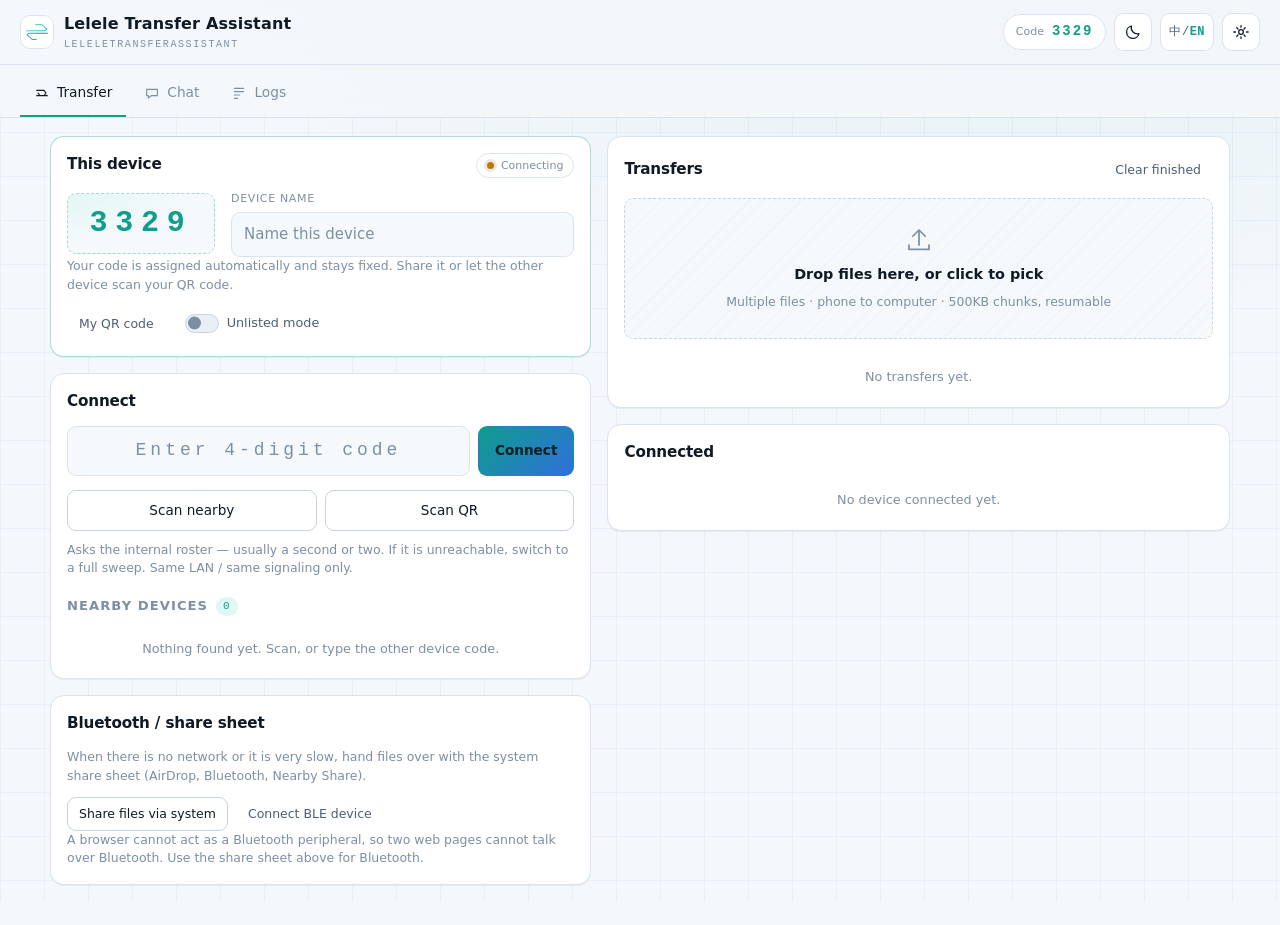
<file: index.html>
<!DOCTYPE html>
<html lang="zh-Hans">
<head>
<meta charset="utf-8">
<meta name="viewport" content="width=device-width, initial-scale=1">
<title>了了了传输助手 · LeleleTransferAssistant</title>
<meta name="description" content="近距离点对点文件传输与聊天工具，无需账号，优先离线。">
<meta name="color-scheme" content="light dark">
<script>
/* 仅用于避免主题闪烁：在首帧前把已保存的外观写进 meta */
try {
  var cs = localStorage.getItem('lta.theme');
  document.querySelector('meta[name="color-scheme"]').content =
    (cs === 'light' || cs === 'dark') ? cs : 'light dark';
} catch (e) {}
</script>
<link rel="manifest" href="manifest.webmanifest">
<link rel="icon" href="favicon.svg" type="image/svg+xml">
<link rel="apple-touch-icon" href="assets/icons/apple-touch-icon-180.png">
<meta name="theme-color" content="#0B1220" media="(prefers-color-scheme: dark)">
<meta name="theme-color" content="#F7F9FC" media="(prefers-color-scheme: light)">
<link rel="stylesheet" href="assets/css/app.css">
</head>
<body>

<a class="skip-link" href="#main" data-i18n="a11y.skip">跳到主要内容</a>

<header class="app-header">
  <div class="brand">
    <img class="brand-mark" src="assets/icons/icon-192.png" alt="" width="34" height="34" decoding="async">
    <div class="brand-text">
      <h1 class="brand-name" data-i18n="brand.name">了了了传输助手</h1>
      <p class="brand-en">LeleleTransferAssistant</p>
    </div>
  </div>

  <div class="header-actions">
    <button type="button" class="chip" id="btn-mycode" title="点击查看二维码">
      <span class="chip-label" data-i18n="device.codeLabel">设备码</span>
      <span class="chip-value" id="hd-code">----</span>
    </button>
    <button type="button" class="icon-btn" id="btn-theme" aria-label="切换深色 / 浅色外观">
      <svg class="ico ico-sun" viewBox="0 0 24 24" aria-hidden="true"><circle cx="12" cy="12" r="4.2"/><path d="M12 2.6v2.4M12 19v2.4M2.6 12H5M19 12h2.4M5 5l1.7 1.7M17.3 17.3l1.7 1.7M19 5l-1.7 1.7M6.7 17.3L5 19"/></svg>
      <svg class="ico ico-moon" viewBox="0 0 24 24" aria-hidden="true"><path d="M20 14.2A8.4 8.4 0 0 1 9.8 4a8.4 8.4 0 1 0 10.2 10.2Z"/></svg>
    </button>
    <button type="button" class="icon-btn" id="btn-lang" aria-label="切换语言 / Switch language">
      <span class="lang-mark">中/<em>EN</em></span>
    </button>
    <button type="button" class="icon-btn" id="btn-settings" aria-label="打开设置">
      <svg class="ico" viewBox="0 0 24 24" aria-hidden="true"><circle cx="12" cy="12" r="3.1"/><path d="M12 3.4v2.2M12 18.4v2.2M4.6 12H2.4M21.6 12h-2.2M6.4 6.4l1.6 1.6M16 16l1.6 1.6M17.6 6.4l-1.6 1.6M8 16l-1.6 1.6"/></svg>
    </button>
  </div>
</header>

<nav class="tabbar" role="tablist" aria-label="主要功能">
  <button type="button" class="tab is-active" role="tab" id="tab-transfer" aria-selected="true" aria-controls="panel-transfer" data-panel="transfer">
    <svg class="ico" viewBox="0 0 24 24" aria-hidden="true"><path d="M4 8h11l3 4-3 4H4M20 16H9l-3-4"/></svg>
    <span data-i18n="nav.transfer">文件传输</span>
  </button>
  <button type="button" class="tab" role="tab" id="tab-chat" aria-selected="false" aria-controls="panel-chat" data-panel="chat">
    <svg class="ico" viewBox="0 0 24 24" aria-hidden="true"><path d="M4 6.5h16v9.5h-9l-4.5 3.5v-3.5H4z"/></svg>
    <span data-i18n="nav.chat">聊天</span>
  </button>
  <button type="button" class="tab" role="tab" id="tab-log" aria-selected="false" aria-controls="panel-log" data-panel="log">
    <svg class="ico" viewBox="0 0 24 24" aria-hidden="true"><path d="M5 5h14M5 10h14M5 15h8M5 20h5"/></svg>
    <span data-i18n="nav.log">运行日志</span>
  </button>
</nav>

<main id="main" class="app-main">

  <!-- ================= 文件传输 ================= -->
  <section class="panel is-active" id="panel-transfer" role="tabpanel" aria-labelledby="tab-transfer">
    <div class="layout-split">

      <div class="col">
        <!-- 我的设备 -->
        <article class="card card-device">
          <header class="card-head">
            <h2 data-i18n="device.title">我的设备</h2>
            <span class="status-dot" id="my-status" data-state="connecting"><i></i><span data-i18n="device.statusConnecting">正在建立</span></span>
          </header>

          <div class="device-code-row">
            <button type="button" class="device-code" id="btn-code-qr" aria-describedby="code-hint">
              <span id="my-code">----</span>
            </button>
            <div class="device-meta">
              <label class="field-label" for="in-name" data-i18n="device.nameLabel">设备名称</label>
              <input type="text" id="in-name" maxlength="18" class="text-input" data-i18n-ph="device.namePlaceholder" placeholder="给这台设备起个名字">
            </div>
          </div>

          <p class="hint" id="code-hint" data-i18n="device.codeHint">把这 4 位码告诉对方，或让对方扫二维码即可连接。</p>

          <div class="row-actions">
            <button type="button" class="btn btn-ghost btn-sm" id="btn-qr-self" data-i18n="device.showQr">我的二维码</button>
            <button type="button" class="switch" id="sw-hidden" role="switch" aria-checked="false">
              <i class="track"><b class="knob"></b></i>
              <span data-i18n="device.hidden">不可查找模式</span>
            </button>
          </div>
          <p class="hint hint-warn" id="hidden-hint" hidden data-i18n="device.hiddenHint">开启后，别人扫描附近设备不会发现你；但知道你 4 位码的人手动输入仍能连上。</p>
        </article>

        <!-- 连接设备 -->
        <article class="card">
          <header class="card-head">
            <h2 data-i18n="connect.title">连接设备</h2>
          </header>
          <form class="connect-form" id="form-connect" autocomplete="off">
            <input type="text" id="in-code" class="code-input" inputmode="numeric" maxlength="7"
                   aria-label="设备码" data-i18n-ph="connect.inputPlaceholder" placeholder="输入 4 位设备码">
            <button type="submit" class="btn btn-primary" data-i18n="connect.btn">连接</button>
          </form>
          <div class="scan-block">
            <div class="scan-actions">
              <button type="button" class="btn btn-outline" id="btn-scan" data-i18n="connect.scanBtn">查找附近设备</button>
              <button type="button" class="btn btn-outline" id="btn-scanqr" data-i18n="connect.scanQr">扫码连接</button>
            </div>
            <div class="scan-meter" id="scan-meter" hidden>
              <div class="bar"><i id="scan-bar"></i></div>
              <div class="scan-line">
                <span id="scan-text">扫描中 0%</span>
                <button type="button" class="btn btn-ghost btn-sm" id="btn-scan-stop" data-i18n="connect.stop">停止</button>
              </div>
            </div>
            <p class="hint" data-i18n="connect.scanHint">扫描会依次探测 0000–9999，发现设备立即显示，可随时停止。仅同一局域网 / 同一信令下有效。</p>
          </div>

          <h3 class="sub-title"><span data-i18n="connect.nearby">附近设备</span> <span class="counter" id="found-count">0</span></h3>
          <ul class="device-list" id="found-list"></ul>
          <p class="empty-line" id="found-empty" data-i18n="connect.empty">还没有发现设备。先扫描，或直接输入对方的 4 位码。</p>
        </article>

        <!-- 蓝牙 -->
        <article class="card">
          <header class="card-head">
            <h2 data-i18n="bt.title">蓝牙 / 系统分享</h2>
          </header>
          <p class="hint" data-i18n="bt.hint">没网或网速很差时，用系统分享把文件发给对方（AirDrop、蓝牙、附近分享都在这里）。</p>
          <div class="row-actions">
            <button type="button" class="btn btn-outline btn-sm" id="btn-share-files" data-i18n="bt.share">系统分享发送文件</button>
            <button type="button" class="btn btn-ghost btn-sm" id="btn-gatt" data-i18n="bt.gatt">连接 BLE 设备</button>
          </div>
          <p class="hint" data-i18n="bt.gattHint">浏览器无法自己当蓝牙外设，所以网页之间不能直连蓝牙。要走蓝牙请用上面的系统分享。</p>
        </article>
      </div>

      <div class="col">
        <article class="card card-queue">
          <header class="card-head">
            <h2 data-i18n="transfer.title">传输队列</h2>
            <div class="head-tools">
              <button type="button" class="btn btn-ghost btn-sm" id="btn-clear-finished" data-i18n="transfer.clearFinished">清除已完成</button>
            </div>
          </header>

          <div class="dropzone" id="dropzone" tabindex="0" role="button" aria-describedby="drop-hint">
            <svg class="ico ico-lg" viewBox="0 0 24 24" aria-hidden="true"><path d="M12 16V4m0 0-5 5m5-5 5 5M4 16v3.5h16V16"/></svg>
            <p class="drop-main" data-i18n="transfer.drop">拖文件到这里，或点击选择文件</p>
            <p class="hint" id="drop-hint" data-i18n="transfer.dropHint">支持多文件同时传 · 电脑与手机互通 · 单块 500KB 可断点续传</p>
            <input type="file" id="file-input" multiple class="visually-hidden">
          </div>

          <ul class="transfer-list" id="transfer-list"></ul>
          <p class="empty-line" id="transfer-empty" data-i18n="transfer.empty">暂无传输任务。</p>

          <p class="notice notice-warn" id="transfer-notice" hidden>
            <svg class="ico" viewBox="0 0 24 24" aria-hidden="true"><path d="M12 8v5M12 16.5v.5M12 3 2.5 20h19z"/></svg>
            <span data-i18n="transfer.keepOpen">传输过程中请不要关闭页面，未完成的文件会丢失。</span>
          </p>
        </article>

        <article class="card">
          <header class="card-head">
            <h2 data-i18n="peers.title">已连接</h2>
          </header>
          <ul class="peer-list" id="peer-list"></ul>
          <p class="empty-line" id="peer-empty" data-i18n="peers.empty">还没有连接任何设备。</p>
        </article>
      </div>
    </div>
  </section>

  <!-- ================= 聊天 ================= -->
  <section class="panel" id="panel-chat" role="tabpanel" aria-labelledby="tab-chat" hidden>
    <div class="chat-layout">
      <aside class="chat-side">
        <div class="chat-side-head">
          <h2 data-i18n="chat.title">聊天</h2>
          <button type="button" class="icon-btn" id="btn-new-group" aria-label="新建 / 加入群聊">
            <svg class="ico" viewBox="0 0 24 24" aria-hidden="true"><path d="M12 5v14M5 12h14"/></svg>
          </button>
        </div>
        <ul class="conv-list" id="conv-list"></ul>
        <p class="empty-line" id="conv-empty" data-i18n="chat.noConvList">先连接设备，或创建一个群聊。</p>
      </aside>

      <section class="chat-main">
        <header class="chat-main-head">
          <div>
            <h2 id="chat-title" data-i18n="chat.noConv">选择一个会话</h2>
            <p class="chat-sub" id="chat-sub"></p>
          </div>
          <div class="head-tools">
            <button type="button" class="btn btn-ghost btn-sm" id="btn-chat-members" data-i18n="chat.members">成员</button>
            <button type="button" class="btn btn-ghost btn-sm" id="btn-chat-qr" data-i18n="chat.qr">群二维码</button>
          </div>
        </header>

        <div class="chat-members" id="chat-members" hidden></div>

        <div class="msg-scroll" id="msg-scroll">
          <div class="chat-empty" id="chat-empty">
            <p data-i18n="chat.noConvHint">连接一台设备，或在右上角创建 / 加入群聊，就能开始发消息、传文件和录音。</p>
          </div>
          <ul class="msg-list" id="msg-list"></ul>
        </div>

        <div class="recorder-bar" id="recorder-bar" hidden>
          <span class="rec-dot" aria-hidden="true"></span>
          <span id="rec-time">0.0s / 60s</span>
          <div class="bar bar-thin"><i id="rec-bar"></i></div>
          <button type="button" class="btn btn-primary btn-sm" id="btn-rec-stop" data-i18n="chat.stopRecord">停止并发送</button>
        </div>

        <form class="composer" id="form-chat" autocomplete="off">
          <button type="button" class="icon-btn" id="btn-attach" aria-label="发送文件">
            <svg class="ico" viewBox="0 0 24 24" aria-hidden="true"><path d="M15.5 7.5 8 15a3 3 0 0 0 4.2 4.2l7.6-7.6a5 5 0 0 0-7-7l-7.6 7.6a7 7 0 0 0 10 10l6.4-6.4"/></svg>
          </button>
          <button type="button" class="icon-btn" id="btn-record" aria-label="录一段语音（最长 60 秒）">
            <svg class="ico" viewBox="0 0 24 24" aria-hidden="true"><rect x="9" y="3" width="6" height="11" rx="3"/><path d="M5 11a7 7 0 0 0 14 0M12 18v3"/></svg>
          </button>
          <input type="text" id="in-msg" class="text-input" data-i18n-ph="chat.inputPlaceholder" placeholder="说点什么…" maxlength="4000">
          <button type="submit" class="btn btn-primary" data-i18n="chat.send">发送</button>
          <input type="file" id="chat-file-input" multiple class="visually-hidden">
        </form>
      </section>
    </div>
  </section>

  <!-- ================= 日志 ================= -->
  <section class="panel" id="panel-log" role="tabpanel" aria-labelledby="tab-log" hidden>
    <article class="card">
      <header class="card-head">
        <h2 data-i18n="log.title">运行日志</h2>
        <div class="head-tools">
          <button type="button" class="btn btn-ghost btn-sm" id="btn-log-clear" data-i18n="log.clear">清空</button>
        </div>
      </header>
      <p class="hint" data-i18n="log.hint">这里记录发生了什么。看不懂没关系，出问题时把这行文字发给对方即可。</p>
      <ul class="log-list" id="log-list"></ul>
      <p class="empty-line" id="log-empty" data-i18n="log.empty">暂无日志。</p>
    </article>
  </section>
</main>

<!-- ============ 对话框 ============ -->
<dialog id="dlg-scanqr" aria-labelledby="dsq-title">
  <form method="dialog" class="dialog-card">
    <header class="dialog-head">
      <h2 id="dsq-title" data-i18n="scanQr.title">扫码连接</h2>
      <button class="icon-btn" value="cancel" aria-label="关闭" data-i18n-label="common.close">
        <svg class="ico" viewBox="0 0 24 24" aria-hidden="true"><path d="M6 6l12 12M18 6l-12 12"/></svg>
      </button>
    </header>
    <div class="dialog-body">
      <div class="scanqr-stage">
        <video id="scanqr-video" playsinline muted autoplay></video>
        <div class="scanqr-frame" aria-hidden="true"></div>
      </div>
      <p class="hint" id="scanqr-hint" data-i18n="scanQr.hint">把对方的二维码放进框里，识别后会自动填入设备码。</p>
    </div>
    <footer class="dialog-foot">
      <button class="btn btn-ghost" value="cancel" data-i18n="common.cancel">取消</button>
    </footer>
  </form>
</dialog>

<dialog id="dlg-qr" aria-labelledby="qr-title">
  <h2 id="qr-title" data-i18n="qr.title">扫码连接</h2>
  <div class="qr-wrap"><div id="qr-box" class="qr-box"></div></div>
  <p class="qr-code-line" id="qr-code-line"></p>
  <p class="hint" id="qr-sub"></p>
  <form method="dialog" class="dialog-actions">
    <button class="btn btn-ghost" value="close" data-i18n="common.close">关闭</button>
  </form>
</dialog>

<dialog id="dlg-connect" aria-labelledby="dc-title">
  <h2 id="dc-title" data-i18n="incoming.title">有设备请求连接</h2>
  <p class="dialog-body" id="dc-body"></p>
  <form method="dialog" class="dialog-actions">
    <button class="btn btn-ghost" value="reject" data-i18n="incoming.reject">拒绝</button>
    <button class="btn btn-primary" value="accept" autofocus data-i18n="incoming.accept">允许连接</button>
  </form>
</dialog>

<dialog id="dlg-file" aria-labelledby="df-title">
  <h2 id="df-title" data-i18n="incomingFile.title">对方要发文件给你</h2>
  <p class="dialog-body" id="df-body"></p>
  <form method="dialog" class="dialog-actions">
    <button class="btn btn-ghost" value="reject" data-i18n="incoming.reject">拒绝</button>
    <button class="btn btn-primary" value="accept" autofocus data-i18n="incomingFile.accept">接收</button>
  </form>
</dialog>

<dialog id="dlg-group" aria-labelledby="dg-title">
  <h2 id="dg-title" data-i18n="group.title">群聊</h2>
  <p class="hint" data-i18n="group.hint">群号与设备码是两套号码。任何成员都能当节点，一个人掉线其他人还能继续聊。</p>
  <form id="form-group" class="group-form" autocomplete="off">
    <label class="field-label" for="in-group-code" data-i18n="group.codeLabel">群号（4 位数字）</label>
    <input type="text" id="in-group-code" class="code-input" inputmode="numeric" maxlength="4" data-i18n-ph="group.codePlaceholder" placeholder="例如 2048">
    <label class="field-label" for="in-group-name" data-i18n="group.nameLabel">群名称</label>
    <input type="text" id="in-group-name" class="text-input" maxlength="24" data-i18n-ph="group.namePlaceholder" placeholder="例如 客厅局域网">
    <div class="dialog-actions">
      <button type="button" class="btn btn-ghost" id="btn-group-cancel" data-i18n="common.close">关闭</button>
      <button type="submit" class="btn btn-primary" value="join" data-i18n="group.join">加入</button>
    </div>
    <p class="hint hint-warn" id="group-error" hidden></p>
  </form>
</dialog>

<dialog id="dlg-settings" aria-labelledby="ds-title">
  <h2 id="ds-title" data-i18n="settings.title">设置</h2>
  <div class="settings-body">
    <section class="settings-group">
      <h3 data-i18n="settings.appearance">外观与语言</h3>
      <div class="settings-row">
        <span class="settings-label" data-i18n="settings.theme">外观</span>
        <div class="segmented" role="radiogroup" aria-label="外观">
          <button type="button" role="radio" data-theme-set="system" aria-checked="false" data-i18n="settings.themeSystem">跟随系统</button>
          <button type="button" role="radio" data-theme-set="light" aria-checked="false" data-i18n="settings.themeLight">浅色</button>
          <button type="button" role="radio" data-theme-set="dark" aria-checked="false" data-i18n="settings.themeDark">深色</button>
        </div>
      </div>
      <div class="settings-row">
        <span class="settings-label" data-i18n="settings.lang">语言</span>
        <div class="segmented" role="radiogroup" aria-label="语言">
          <button type="button" role="radio" data-lang-set="auto" aria-checked="false" data-i18n="settings.langAuto">自动</button>
          <button type="button" role="radio" data-lang-set="zh" aria-checked="false">中文</button>
          <button type="button" role="radio" data-lang-set="en" aria-checked="false">English</button>
        </div>
      </div>
    </section>

    <section class="settings-group">
      <h3 data-i18n="settings.permission">连接与文件</h3>
      <div class="settings-row">
        <span class="settings-label" data-i18n="settings.acceptConnect">陌生设备可直接连接</span>
        <button type="button" class="switch" id="sw-auto-connect" role="switch" aria-checked="false" aria-label="陌生设备可直接连接"><i class="track"><b class="knob"></b></i></button>
      </div>
      <div class="settings-row">
        <span class="settings-label" data-i18n="settings.acceptFile">陌生设备可直接传文件</span>
        <button type="button" class="switch" id="sw-auto-file" role="switch" aria-checked="false" aria-label="陌生设备可直接传文件"><i class="track"><b class="knob"></b></i></button>
      </div>
    </section>

    <section class="settings-group">
      <h3 data-i18n="settings.contacts">信任设备</h3>
      <p class="hint" data-i18n="settings.contactsHint">信任设备发来的文件和消息不再弹确认。数据只存在这台设备的浏览器里。</p>
      <ul class="contact-list" id="contact-list"></ul>
      <p class="empty-line" id="contact-empty" data-i18n="settings.contactsEmpty">暂无信任设备。</p>
    </section>

    <section class="settings-group">
      <h3 data-i18n="settings.signal">信令服务</h3>
      <p class="hint" data-i18n="settings.signalHint">默认用公共 PeerJS 服务建立握手。自己架了服务器的话填在这里，内网也可以用自己的地址。</p>
      <div class="settings-grid">
        <label class="field-label" for="in-sig-host" data-i18n="settings.signalHost">主机</label>
        <input type="text" id="in-sig-host" class="text-input" placeholder="0.peerjs.com">
        <label class="field-label" for="in-sig-port" data-i18n="settings.signalPort">端口</label>
        <input type="number" id="in-sig-port" class="text-input" placeholder="443" min="1" max="65535">
        <label class="field-label" for="in-sig-path" data-i18n="settings.signalPath">路径</label>
        <input type="text" id="in-sig-path" class="text-input" placeholder="/">
        <label class="field-label" for="in-sig-key" data-i18n="settings.signalKey">Key</label>
        <input type="text" id="in-sig-key" class="text-input" placeholder="peerjs">
      </div>
    </section>

    <section class="settings-group">
      <h3 data-i18n="settings.data">本地数据</h3>
      <div class="row-actions">
        <button type="button" class="btn btn-ghost btn-sm" id="btn-clear-chat" data-i18n="settings.clearChat">清空聊天记录</button>
        <button type="button" class="btn btn-ghost btn-sm" id="btn-reset" data-i18n="settings.reset">恢复默认设置</button>
      </div>
      <p class="hint" data-i18n="settings.dataHint">联系人、聊天记录、设置都保存在本机浏览器。清缓存或换浏览器会丢失。</p>
    </section>
  </div>
  <form method="dialog" class="dialog-actions">
    <button class="btn btn-primary" value="ok" data-i18n="settings.close">完成</button>
  </form>
</dialog>

<div class="toast-region" id="toast-region" role="region" aria-label="通知"></div>

<script src="assets/vendor/peerjs.min.js" defer></script>
<script src="assets/vendor/qrcode-generator.js" defer></script>
<script src="assets/vendor/jsQR.js" defer></script>
<script src="assets/js/i18n.js" defer></script>
<script src="assets/js/store.js" defer></script>
<script src="assets/js/log.js" defer></script>
<script src="assets/js/record.js" defer></script>
<script src="assets/js/net.js" defer></script>
<script src="assets/js/registry.js" defer></script>
<script src="assets/js/scanner.js" defer></script>
<script src="assets/js/transfer.js" defer></script>
<script src="assets/js/chat.js" defer></script>
<script src="assets/js/bt.js" defer></script>
<script src="assets/js/pwa.js" defer></script>
<script src="assets/js/settings.js" defer></script>
<script src="assets/js/ui.js" defer></script>
<script src="assets/js/main.js" defer></script>
</body>
</html>
</file>
<file: assets/css/app.css>
/* =========================================================
   了了了传输助手 · LeleleTransferAssistant
   设计语言：技术极简 —— 深色面板 / 细描边 / 等宽数字 / 单一青蓝强调色
   ========================================================= */

/* ---------- 1. 色板 ---------- */
:root {
  /* 深色（默认科技主线） */
  --bg-dark: #0a0f18;
  --bg-2-dark: #0f1622;
  --panel-dark: #121b28;
  --panel-2-dark: #17212f;
  --line-dark: #22303f;
  --line-2-dark: #2d3d4f;
  --text-dark: #e7eef7;
  --text-2-dark: #a7b6c7;
  --text-3-dark: #74869a;
  --accent-dark: #3dd6c4;
  --accent-2-dark: #3b82f6;
  --accent-weak-dark: #12303a;
  --ok-dark: #34d399;
  --warn-dark: #f5b544;
  --danger-dark: #f87171;

  /* 浅色 */
  --bg-light: #f4f7fb;
  --bg-2-light: #eaeff6;
  --panel-light: #ffffff;
  --panel-2-light: #f6f9fc;
  --line-light: #dbe4ee;
  --line-2-light: #c7d3e1;
  --text-light: #101a26;
  --text-2-light: #4c5f74;
  --text-3-light: #7d8fa3;
  --accent-light: #0f9d8c;
  --accent-2-light: #2f6fdd;
  --accent-weak-light: #e2f7f4;
  --ok-light: #0f9d6b;
  --warn-light: #b8791b;
  --danger-light: #c93d3d;

  /* 语义 token（light-dark 跟随 color-scheme） */
  --bg: light-dark(var(--bg-light), var(--bg-dark));
  --bg-2: light-dark(var(--bg-2-light), var(--bg-2-dark));
  --panel: light-dark(var(--panel-light), var(--panel-dark));
  --panel-2: light-dark(var(--panel-2-light), var(--panel-2-dark));
  --line: light-dark(var(--line-light), var(--line-dark));
  --line-2: light-dark(var(--line-2-light), var(--line-2-dark));
  --text: light-dark(var(--text-light), var(--text-dark));
  --text-2: light-dark(var(--text-2-light), var(--text-2-dark));
  --text-3: light-dark(var(--text-3-light), var(--text-3-dark));
  --accent: light-dark(var(--accent-light), var(--accent-dark));
  --accent-2: light-dark(var(--accent-2-light), var(--accent-2-dark));
  --accent-weak: light-dark(var(--accent-weak-light), var(--accent-weak-dark));
  --ok: light-dark(var(--ok-light), var(--ok-dark));
  --warn: light-dark(var(--warn-light), var(--warn-dark));
  --danger: light-dark(var(--danger-light), var(--danger-dark));

  --accent-line: color-mix(in oklab, var(--accent) 34%, transparent);
  --panel-glow: color-mix(in oklab, var(--accent) 8%, transparent);

  --radius: 14px;
  --radius-sm: 9px;
  --r-pill: 999px;
  --shadow: 0 1px 0 color-mix(in oklab, var(--text) 6%, transparent);
  --shadow-pop: 0 18px 48px -18px rgb(0 0 0 / 0.55);

  --font-sans: -apple-system, "SF Pro Text", "PingFang SC", "Hiragino Sans GB",
    "Microsoft YaHei", system-ui, sans-serif;
  --font-mono: ui-monospace, "SF Mono", SFMono-Regular, Menlo, "Roboto Mono", monospace;

  /* 必须放在根元素上，供原生滚动条 / 表单控件跟随 */
  color-scheme: light dark;
  accent-color: var(--accent);

  /* meta 映射回 CSS：JS 只改 meta，级联跟着走 */
  &:has(> head > meta[name="color-scheme"][content="dark"]) { color-scheme: dark; }
  &:has(> head > meta[name="color-scheme"][content="light"]) { color-scheme: light; }

  scrollbar-color: var(--line-2) transparent;
}

/* light-dark() 不可用时的降级：靠媒体查询切换语义 token */
@supports not (color: light-dark(#fff, #000)) {
  :root {
    --bg: var(--bg-light);
    --bg-2: var(--bg-2-light);
    --panel: var(--panel-light);
    --panel-2: var(--panel-2-light);
    --line: var(--line-light);
    --line-2: var(--line-2-light);
    --text: var(--text-light);
    --text-2: var(--text-2-light);
    --text-3: var(--text-3-light);
    --accent: var(--accent-light);
    --accent-2: var(--accent-2-light);
    --accent-weak: var(--accent-weak-light);
    --ok: var(--ok-light);
    --warn: var(--warn-light);
    --danger: var(--danger-light);
  }
  @media (prefers-color-scheme: dark) {
    :root {
      --bg: var(--bg-dark);
      --bg-2: var(--bg-2-dark);
      --panel: var(--panel-dark);
      --panel-2: var(--panel-2-dark);
      --line: var(--line-dark);
      --line-2: var(--line-2-dark);
      --text: var(--text-dark);
      --text-2: var(--text-2-dark);
      --text-3: var(--text-3-dark);
      --accent: var(--accent-dark);
      --accent-2: var(--accent-2-dark);
      --accent-weak: var(--accent-weak-dark);
      --ok: var(--ok-dark);
      --warn: var(--warn-dark);
      --danger: var(--danger-dark);
    }
  }
}

/* 手动锁定外观时，用同一个选择器把降级 token 也切过去 */
:root:has(> head > meta[name="color-scheme"][content="dark"]) {
  --bg: var(--bg-dark) !important;
  --bg-2: var(--bg-2-dark) !important;
  --panel: var(--panel-dark) !important;
  --panel-2: var(--panel-2-dark) !important;
  --line: var(--line-dark) !important;
  --line-2: var(--line-2-dark) !important;
  --text: var(--text-dark) !important;
  --text-2: var(--text-2-dark) !important;
  --text-3: var(--text-3-dark) !important;
  --accent: var(--accent-dark) !important;
  --accent-2: var(--accent-2-dark) !important;
  --accent-weak: var(--accent-weak-dark) !important;
  --ok: var(--ok-dark) !important;
  --warn: var(--warn-dark) !important;
  --danger: var(--danger-dark) !important;
}
:root:has(> head > meta[name="color-scheme"][content="light"]) {
  --bg: var(--bg-light) !important;
  --bg-2: var(--bg-2-light) !important;
  --panel: var(--panel-light) !important;
  --panel-2: var(--panel-2-light) !important;
  --line: var(--line-light) !important;
  --line-2: var(--line-2-light) !important;
  --text: var(--text-light) !important;
  --text-2: var(--text-2-light) !important;
  --text-3: var(--text-3-light) !important;
  --accent: var(--accent-light) !important;
  --accent-2: var(--accent-2-light) !important;
  --accent-weak: var(--accent-weak-light) !important;
  --ok: var(--ok-light) !important;
  --warn: var(--warn-light) !important;
  --danger: var(--danger-light) !important;
}

/* ---------- 2. 基础 ---------- */
*, *::before, *::after { box-sizing: border-box; }

html { -webkit-text-size-adjust: 100%; }

body {
  margin: 0;
  min-height: 100dvh;
  font-family: var(--font-sans);
  font-size: 15px;
  line-height: 1.55;
  color: var(--text);
  background-color: var(--bg);
  /* 极轻的网格底纹，只用一层，不抢内容 */
  background-image:
    radial-gradient(1200px 600px at 78% -10%, var(--panel-glow), transparent 70%),
    linear-gradient(to right, color-mix(in oklab, var(--line) 42%, transparent) 1px, transparent 1px),
    linear-gradient(to bottom, color-mix(in oklab, var(--line) 42%, transparent) 1px, transparent 1px);
  background-size: auto, 44px 44px, 44px 44px;
  background-attachment: fixed;
  overflow-wrap: anywhere;
}

h1, h2, h3 { margin: 0; font-weight: 600; letter-spacing: -0.01em; }
h1 { font-size: 1.05rem; }
h2 { font-size: 0.95rem; }
h3 { font-size: 0.82rem; text-transform: uppercase; letter-spacing: 0.08em; color: var(--text-3); }
p { margin: 0; }
ul { margin: 0; padding: 0; list-style: none; }
button, input, textarea { font: inherit; color: inherit; }

:focus-visible {
  outline: 2px solid var(--accent);
  outline-offset: 2px;
  border-radius: 6px;
}

.visually-hidden {
  position: absolute; width: 1px; height: 1px;
  padding: 0; margin: -1px; overflow: hidden;
  clip-path: inset(50%); white-space: nowrap; border: 0;
}

.skip-link {
  position: absolute; left: 12px; top: -60px;
  z-index: 99; padding: 8px 14px;
  background: var(--panel); border: 1px solid var(--line);
  border-radius: var(--r-pill); text-decoration: none; color: var(--text);
  transition: top 0.18s ease;
}
.skip-link:focus { top: 12px; }

/* ---------- 3. 头部 ---------- */
.app-header {
  position: sticky;
  top: 0;
  z-index: 20;
  display: flex;
  align-items: center;
  justify-content: space-between;
  gap: 16px;
  padding: 12px 20px;
  background: color-mix(in oklab, var(--bg) 86%, transparent);
  backdrop-filter: blur(14px) saturate(1.1);
  border-bottom: 1px solid var(--line);
}

.brand { display: flex; align-items: center; gap: 10px; min-width: 0; }
.brand-mark {
  width: 34px; height: 34px;
  padding: 3px;
  border: 1px solid var(--line);
  border-radius: 10px;
  background: var(--panel);
  object-fit: contain;
}
.brand-text { min-width: 0; }
.brand-name {
  font-size: 1rem;
  font-weight: 650;
  letter-spacing: 0.01em;
  white-space: nowrap;
  overflow: hidden;
  text-overflow: ellipsis;
}
.brand-en {
  font-family: var(--font-mono);
  font-size: 10px;
  letter-spacing: 0.16em;
  text-transform: uppercase;
  color: var(--text-3);
}

.header-actions { display: flex; align-items: center; gap: 8px; flex-shrink: 0; }

.chip {
  display: inline-flex; align-items: baseline; gap: 8px;
  padding: 6px 12px;
  background: var(--panel);
  border: 1px solid var(--line);
  border-radius: var(--r-pill);
  cursor: pointer;
  transition: border-color 0.16s ease, background-color 0.16s ease;
}
.chip:hover { border-color: var(--accent-line); background: var(--panel-2); }
.chip-label { font-size: 11px; color: var(--text-3); }
.chip-value {
  font-family: var(--font-mono);
  font-size: 14px; font-weight: 600;
  letter-spacing: 0.14em;
  color: var(--accent);
}

.icon-btn {
  display: inline-grid; place-items: center;
  width: 38px; height: 38px;
  padding: 0;
  background: var(--panel);
  border: 1px solid var(--line);
  border-radius: 10px;
  cursor: pointer;
  transition: border-color 0.16s ease, background-color 0.16s ease, transform 0.16s ease;
}
.icon-btn:hover { border-color: var(--accent-line); background: var(--panel-2); }
.icon-btn:active { transform: translateY(1px); }

.ico { width: 18px; height: 18px; fill: none; stroke: currentColor; stroke-width: 1.7; stroke-linecap: round; stroke-linejoin: round; }
.ico-lg { width: 30px; height: 30px; stroke-width: 1.4; color: var(--text-3); }

/* 太阳 / 月亮：由 color-scheme 决定显示哪一个，无需 JS 参与 */
.ico-sun, .ico-moon { display: none; }
:root:has(> head > meta[name="color-scheme"][content="dark"]) .ico-sun { display: block; }
:root:has(> head > meta[name="color-scheme"][content="light"]) .ico-moon { display: block; }
@media (prefers-color-scheme: dark) { .ico-moon { display: none; } .ico-sun { display: block; } }
@media (prefers-color-scheme: light) { .ico-sun { display: none; } .ico-moon { display: block; } }
/* 上面两条媒体查询会被 :has 覆盖；这里保证手动切换时只有一枚可见 */
:root:has(> head > meta[name="color-scheme"][content="dark"]) .ico-moon { display: none; }
:root:has(> head > meta[name="color-scheme"][content="light"]) .ico-sun { display: none; }

.lang-mark { font-family: var(--font-mono); font-size: 12px; letter-spacing: 0.04em; color: var(--text-2); white-space: nowrap; }
#btn-lang { width: auto; min-width: 38px; padding: 0 8px; }
.lang-mark em { font-style: normal; font-weight: 700; color: var(--accent); }

/* ---------- 4. 标签栏 ---------- */
.tabbar {
  position: sticky; top: 59px; z-index: 19;
  display: flex; gap: 4px;
  padding: 8px 20px 0;
  background: color-mix(in oklab, var(--bg) 86%, transparent);
  backdrop-filter: blur(14px);
  border-bottom: 1px solid var(--line);
  overflow-x: auto;
  scrollbar-width: none;
}
.tabbar::-webkit-scrollbar { display: none; }

.tab {
  display: inline-flex; align-items: center; gap: 7px;
  padding: 9px 14px 11px;
  background: none;
  border: 0;
  border-bottom: 2px solid transparent;
  color: var(--text-3);
  font-size: 0.86rem;
  cursor: pointer;
  white-space: nowrap;
  transition: color 0.16s ease, border-color 0.16s ease;
}
.tab:hover { color: var(--text-2); }
.tab.is-active { color: var(--text); border-bottom-color: var(--accent); }
.tab .ico { width: 16px; height: 16px; }

/* ---------- 5. 布局 ---------- */
.app-main { padding: 18px 20px 40px; }

.layout-split {
  display: grid;
  grid-template-columns: minmax(0, 1fr) minmax(0, 1.15fr);
  gap: 16px;
  max-width: 1180px;
  margin: 0 auto;
  align-items: start;
}
.col { display: flex; flex-direction: column; gap: 16px; min-width: 0; }

.card {
  background: var(--panel);
  border: 1px solid var(--line);
  border-radius: var(--radius);
  padding: 16px;
  box-shadow: var(--shadow);
}
.card-device { border-color: var(--accent-line); }

.card-head {
  display: flex; align-items: center; justify-content: space-between;
  gap: 10px; margin-bottom: 12px;
}
.head-tools { display: flex; gap: 6px; flex-shrink: 0; }

.sub-title {
  display: flex; align-items: center; gap: 8px;
  margin: 18px 0 8px;
}
.counter {
  font-family: var(--font-mono);
  font-size: 11px; font-weight: 500;
  padding: 1px 7px;
  border-radius: var(--r-pill);
  background: var(--accent-weak);
  color: var(--accent);
}

/* ---------- 6. 按钮 ---------- */
.btn {
  display: inline-flex; align-items: center; justify-content: center; gap: 6px;
  padding: 9px 16px;
  border-radius: var(--radius-sm);
  border: 1px solid transparent;
  background: var(--panel-2);
  color: var(--text);
  font-size: 0.85rem;
  cursor: pointer;
  transition: background-color 0.16s ease, border-color 0.16s ease, color 0.16s ease, transform 0.12s ease;
  white-space: nowrap;
}
.btn:active { transform: translateY(1px); }
.btn:disabled { opacity: 0.5; cursor: not-allowed; transform: none; }

.btn-primary {
  background: linear-gradient(135deg, var(--accent), var(--accent-2));
  color: #04211f;
  font-weight: 600;
  border-color: transparent;
}
.btn-primary:hover { filter: brightness(1.06); }
.btn-outline { background: transparent; border-color: var(--line-2); color: var(--text); }
.btn-outline:hover { border-color: var(--accent-line); background: var(--panel-2); }
.btn-ghost { background: transparent; border-color: transparent; color: var(--text-2); }
.btn-ghost:hover { background: var(--panel-2); color: var(--text); }
.btn-sm { padding: 6px 11px; font-size: 0.78rem; }
.btn-danger { color: var(--danger); }

/* ---------- 7. 表单控件 ---------- */
.text-input, .code-input {
  width: 100%;
  padding: 10px 12px;
  background: var(--panel-2);
  border: 1px solid var(--line);
  border-radius: var(--radius-sm);
  color: var(--text);
  transition: border-color 0.16s ease, background-color 0.16s ease;
}
.text-input::placeholder, .code-input::placeholder { color: var(--text-3); }
.text-input:focus, .code-input:focus { border-color: var(--accent-line); outline: none; box-shadow: 0 0 0 3px var(--accent-weak); }

.code-input {
  font-family: var(--font-mono);
  font-size: 18px;
  letter-spacing: 0.22em;
  text-align: center;
}

.field-label { display: block; font-size: 11px; letter-spacing: 0.06em; color: var(--text-3); margin-bottom: 5px; text-transform: uppercase; }

.hint { font-size: 0.78rem; color: var(--text-3); line-height: 1.5; }
.hint-warn { color: var(--warn); margin-top: 8px; }

.empty-line {
  font-size: 0.8rem;
  color: var(--text-3);
  padding: 14px 0 4px;
  text-align: center;
}

/* ---------- 8. 我的设备 ---------- */
.status-dot {
  display: inline-flex; align-items: center; gap: 7px;
  font-size: 11px; color: var(--text-3);
  padding: 3px 10px;
  border: 1px solid var(--line);
  border-radius: var(--r-pill);
}
.status-dot i {
  width: 7px; height: 7px; border-radius: 50%;
  background: var(--warn);
  box-shadow: 0 0 0 3px color-mix(in oklab, var(--warn) 18%, transparent);
}
.status-dot[data-state="online"] i { background: var(--ok); box-shadow: 0 0 0 3px color-mix(in oklab, var(--ok) 18%, transparent); }
.status-dot[data-state="offline"] i,
.status-dot[data-state="error"] i { background: var(--danger); box-shadow: 0 0 0 3px color-mix(in oklab, var(--danger) 18%, transparent); }

.device-code-row { display: flex; align-items: center; gap: 16px; flex-wrap: wrap; }

.device-code {
  flex: 0 0 auto;
  min-width: 148px;
  padding: 12px 14px;
  background:
    radial-gradient(120% 120% at 0% 0%, var(--accent-weak), transparent 70%),
    var(--panel-2);
  border: 1px dashed var(--accent-line);
  border-radius: var(--radius-sm);
  cursor: pointer;
  font-family: var(--font-mono);
  font-size: 30px;
  font-weight: 600;
  letter-spacing: 0.26em;
  color: var(--accent);
  line-height: 1.15;
  text-align: center;
  transition: border-color 0.16s ease, background-color 0.16s ease;
}
.device-code:hover { border-color: var(--accent); }

.device-meta { flex: 1 1 160px; min-width: 0; }

.row-actions { display: flex; align-items: center; gap: 8px; flex-wrap: wrap; margin-top: 12px; }

/* 开关 */
.switch {
  display: inline-flex; align-items: center; gap: 8px;
  padding: 6px 10px;
  background: transparent;
  border: 1px solid transparent;
  border-radius: var(--r-pill);
  cursor: pointer;
  font-size: 0.8rem;
  color: var(--text-2);
}
.switch:hover { background: var(--panel-2); }
.switch .track {
  position: relative;
  width: 34px; height: 19px;
  border-radius: var(--r-pill);
  background: var(--bg-2);
  border: 1px solid var(--line-2);
  transition: background-color 0.18s ease, border-color 0.18s ease;
}
.switch .knob {
  position: absolute; top: 50%; left: 2px;
  width: 13px; height: 13px;
  border-radius: 50%;
  background: var(--text-3);
  transform: translateY(-50%);
  transition: left 0.18s ease, background-color 0.18s ease;
}
.switch[aria-checked="true"] .track { background: var(--accent-weak); border-color: var(--accent); }
.switch[aria-checked="true"] .knob { left: 18px; background: var(--accent); }
.switch[aria-checked="true"] { color: var(--text); }

/* ---------- 9. 连接 ---------- */
.connect-form { display: flex; gap: 8px; }
.connect-form .code-input { flex: 1 1 auto; }

.scan-block { margin-top: 14px; display: flex; flex-direction: column; gap: 10px; }
.scan-actions { display: grid; grid-template-columns: 1fr 1fr; gap: 8px; }

/* 摄像头扫码 */
.scanqr-stage {
  position: relative;
  width: 100%;
  aspect-ratio: 4 / 3;
  border-radius: 12px;
  overflow: hidden;
  background: #000;
}
.scanqr-stage video { width: 100%; height: 100%; object-fit: cover; display: block; }
.scanqr-frame {
  position: absolute;
  inset: 18%;
  border: 2px solid rgba(46, 230, 205, .85);
  border-radius: 12px;
  box-shadow: 0 0 0 999px rgba(0, 0, 0, .25);
}
.scanqr-frame::before,
.scanqr-frame::after {
  content: '';
  position: absolute;
  width: 22px; height: 22px;
  border: 3px solid var(--accent);
}
.scanqr-frame::before { top: -3px; left: -3px; border-right: 0; border-bottom: 0; border-radius: 6px 0 0 0; }
.scanqr-frame::after { bottom: -3px; right: -3px; border-left: 0; border-top: 0; border-radius: 0 0 6px 0; }
#dlg-scanqr .dialog-card { width: min(520px, 100%); }
.scan-meter { display: flex; flex-direction: column; gap: 6px; }
.scan-line { display: flex; align-items: center; justify-content: space-between; gap: 10px; font-family: var(--font-mono); font-size: 11px; color: var(--text-3); }

.bar {
  position: relative;
  height: 6px;
  border-radius: var(--r-pill);
  background: var(--bg-2);
  border: 1px solid var(--line);
  overflow: hidden;
}
.bar > i {
  position: absolute; inset: 0 auto 0 0;
  width: 0%;
  display: block;
  background: linear-gradient(90deg, var(--accent), var(--accent-2));
  border-radius: inherit;
  transition: width 0.2s linear;
}
.bar-thin { height: 4px; flex: 1 1 auto; }

.device-list, .peer-list, .contact-list { display: flex; flex-direction: column; gap: 8px; }

.list-item {
  display: flex; align-items: center; gap: 12px;
  padding: 10px 12px;
  background: var(--panel-2);
  border: 1px solid var(--line);
  border-radius: var(--radius-sm);
  min-width: 0;
}
.item-main { flex: 1 1 auto; min-width: 0; }
.item-title { display: flex; align-items: center; gap: 8px; font-size: 0.86rem; font-weight: 550; }
.item-sub { font-family: var(--font-mono); font-size: 11px; color: var(--text-3); letter-spacing: 0.04em; }
.item-actions { display: flex; gap: 6px; flex-shrink: 0; }

.tag {
  font-size: 10px;
  padding: 1px 7px;
  border-radius: var(--r-pill);
  border: 1px solid var(--line-2);
  color: var(--text-3);
  letter-spacing: 0.04em;
}
.tag-hidden { border-color: color-mix(in oklab, var(--accent) 40%, transparent); color: var(--accent); }
.tag-trust { border-color: color-mix(in oklab, var(--ok) 45%, transparent); color: var(--ok); }

/* ---------- 10. 传输 ---------- */
.dropzone {
  display: flex; flex-direction: column; align-items: center; justify-content: center; gap: 8px;
  padding: 26px 16px;
  text-align: center;
  background:
    repeating-linear-gradient(135deg, transparent 0 8px, color-mix(in oklab, var(--line) 20%, transparent) 8px 9px),
    var(--panel-2);
  border: 1px dashed var(--line-2);
  border-radius: var(--radius-sm);
  cursor: pointer;
  transition: border-color 0.16s ease, background-color 0.16s ease;
}
.dropzone:hover, .dropzone.is-over { border-color: var(--accent); background-color: var(--accent-weak); }
.drop-main { font-size: 0.9rem; font-weight: 550; }

.transfer-list { display: flex; flex-direction: column; gap: 10px; margin-top: 14px; }

.titem {
  padding: 11px 12px;
  background: var(--panel-2);
  border: 1px solid var(--line);
  border-radius: var(--radius-sm);
}
.titem[data-state="done"] { border-color: color-mix(in oklab, var(--ok) 34%, transparent); }
.titem[data-state="error"] { border-color: color-mix(in oklab, var(--danger) 40%, transparent); }
.titem-head { display: flex; align-items: center; gap: 8px; min-width: 0; }
.titem-name { flex: 1 1 auto; min-width: 0; font-size: 0.84rem; font-weight: 550; white-space: nowrap; overflow: hidden; text-overflow: ellipsis; }
.titem-size { font-family: var(--font-mono); font-size: 11px; color: var(--text-3); flex-shrink: 0; }
.titem-meta { display: flex; align-items: center; justify-content: space-between; gap: 10px; margin-top: 7px; font-family: var(--font-mono); font-size: 11px; color: var(--text-3); }
.titem-actions { display: flex; gap: 4px; margin-left: auto; }
.titem .bar { margin-top: 8px; }

.notice {
  display: flex; align-items: flex-start; gap: 9px;
  margin-top: 14px;
  padding: 10px 12px;
  border-radius: var(--radius-sm);
  font-size: 0.78rem;
  line-height: 1.5;
}
.notice-warn { background: color-mix(in oklab, var(--warn) 12%, transparent); border: 1px solid color-mix(in oklab, var(--warn) 34%, transparent); color: var(--warn); }
.notice .ico { width: 15px; height: 15px; flex-shrink: 0; margin-top: 2px; }

/* ---------- 11. 聊天 ---------- */
.chat-layout {
  display: grid;
  grid-template-columns: 244px minmax(0, 1fr);
  gap: 16px;
  max-width: 1180px;
  margin: 0 auto;
  height: calc(100dvh - 190px);
  min-height: 420px;
}

.chat-side {
  display: flex; flex-direction: column;
  background: var(--panel);
  border: 1px solid var(--line);
  border-radius: var(--radius);
  overflow: hidden;
}
.chat-side-head {
  display: flex; align-items: center; justify-content: space-between;
  padding: 12px 12px 10px 14px;
  border-bottom: 1px solid var(--line);
}
.conv-list { flex: 1 1 auto; overflow-y: auto; padding: 8px; display: flex; flex-direction: column; gap: 4px; }

.conv-item {
  display: flex; align-items: center; gap: 9px;
  width: 100%; padding: 9px 10px;
  background: transparent; border: 1px solid transparent; border-radius: var(--radius-sm);
  text-align: left; cursor: pointer; color: var(--text);
}
.conv-item:hover { background: var(--panel-2); }
.conv-item.is-active { background: var(--accent-weak); border-color: var(--accent-line); }
.conv-avatar {
  display: grid; place-items: center;
  width: 30px; height: 30px; flex-shrink: 0;
  border-radius: 9px;
  border: 1px solid var(--line);
  font-family: var(--font-mono); font-size: 11px;
  color: var(--accent);
  background: var(--panel-2);
}
.conv-meta { min-width: 0; flex: 1 1 auto; }
.conv-name { font-size: 0.84rem; font-weight: 550; white-space: nowrap; overflow: hidden; text-overflow: ellipsis; }
.conv-sub { font-size: 11px; color: var(--text-3); white-space: nowrap; overflow: hidden; text-overflow: ellipsis; }
.conv-dot { width: 6px; height: 6px; border-radius: 50%; background: var(--ok); flex-shrink: 0; }
.conv-dot.is-off { background: var(--line-2); }
.conv-badge {
  min-width: 17px; height: 17px; padding: 0 5px;
  display: grid; place-items: center;
  border-radius: var(--r-pill);
  background: var(--accent); color: #04211f;
  font-family: var(--font-mono); font-size: 10px; font-weight: 700;
}

.chat-main {
  display: flex; flex-direction: column;
  background: var(--panel);
  border: 1px solid var(--line);
  border-radius: var(--radius);
  overflow: hidden;
  min-width: 0;
}
.chat-main-head {
  display: flex; align-items: flex-start; justify-content: space-between; gap: 12px;
  padding: 12px 14px;
  border-bottom: 1px solid var(--line);
}
.chat-sub { font-family: var(--font-mono); font-size: 11px; color: var(--text-3); margin-top: 2px; }

.chat-members {
  display: flex; flex-wrap: wrap; gap: 6px;
  padding: 10px 14px;
  border-bottom: 1px solid var(--line);
  background: var(--panel-2);
}
.member-pill {
  display: inline-flex; align-items: center; gap: 6px;
  padding: 3px 9px 3px 7px;
  border: 1px solid var(--line);
  border-radius: var(--r-pill);
  font-size: 11px;
  color: var(--text-2);
}
.member-pill.is-off { opacity: 0.55; }
.member-pill i { width: 6px; height: 6px; border-radius: 50%; background: var(--ok); }
.member-pill.is-off i { background: var(--line-2); }

.msg-scroll { flex: 1 1 auto; overflow-y: auto; padding: 14px; overscroll-behavior: contain; }
.chat-empty { display: grid; place-items: center; height: 100%; text-align: center; padding: 24px; color: var(--text-3); font-size: 0.82rem; max-width: 420px; margin: 0 auto; }

.msg-list { display: flex; flex-direction: column; gap: 10px; }

.msg { max-width: 78%; }
.msg-mine { align-self: flex-end; }
.msg-theirs { align-self: flex-start; }
.msg-head {
  display: flex; align-items: center; gap: 7px;
  font-size: 10.5px; color: var(--text-3); margin-bottom: 3px;
  font-family: var(--font-mono);
}
.msg-mine .msg-head { justify-content: flex-end; }
.msg-bubble {
  padding: 8px 12px;
  border-radius: 12px;
  border: 1px solid var(--line);
  background: var(--panel-2);
  font-size: 0.85rem;
  line-height: 1.5;
  white-space: pre-wrap;
  word-break: break-word;
}
.msg-mine .msg-bubble {
  background: var(--accent-weak);
  border-color: var(--accent-line);
}
.msg-file {
  display: flex; align-items: center; gap: 9px;
  padding: 8px 10px;
  border-radius: 10px;
  border: 1px dashed var(--line-2);
  background: var(--panel-2);
  font-size: 0.8rem;
}
.msg-file .ico { width: 15px; height: 15px; color: var(--accent); }
.msg-audio { display: flex; align-items: center; gap: 9px; padding: 6px 10px; border-radius: 10px; border: 1px solid var(--line-2); background: var(--panel-2); }
.msg-audio audio { height: 30px; max-width: 210px; }
.audio-dur { font-family: var(--font-mono); font-size: 10.5px; color: var(--text-3); }

.recorder-bar {
  display: flex; align-items: center; gap: 10px;
  padding: 9px 14px;
  border-top: 1px solid var(--line);
  background: var(--panel-2);
  font-family: var(--font-mono); font-size: 11px; color: var(--text-2);
}
.rec-dot { width: 8px; height: 8px; border-radius: 50%; background: var(--danger); animation: rec-pulse 1.1s ease-in-out infinite; }
@keyframes rec-pulse { 0%,100% { opacity: 1; } 50% { opacity: 0.25; } }

.composer {
  display: flex; align-items: center; gap: 6px;
  padding: 10px 12px;
  border-top: 1px solid var(--line);
  background: var(--panel);
}
.composer .text-input { flex: 1 1 auto; min-width: 0; }
.composer .icon-btn { width: 34px; height: 34px; flex-shrink: 0; }
.composer .icon-btn .ico { width: 16px; height: 16px; }

/* ---------- 12. 日志 ---------- */
.log-list { display: flex; flex-direction: column; gap: 2px; margin-top: 12px; font-family: var(--font-mono); font-size: 11.5px; }
.log-row {
  display: flex; gap: 10px;
  padding: 6px 8px;
  border-radius: 6px;
  color: var(--text-2);
  border-left: 2px solid var(--line);
}
.log-row:hover { background: var(--panel-2); }
.log-row[data-level="ok"] { border-left-color: var(--ok); }
.log-row[data-level="warn"] { border-left-color: var(--warn); }
.log-row[data-level="error"] { border-left-color: var(--danger); }
.log-time { color: var(--text-3); flex-shrink: 0; }
.log-text { min-width: 0; }

/* ---------- 13. 对话框 ---------- */
dialog {
  width: min(94vw, 460px);
  padding: 20px;
  color: var(--text);
  background: var(--panel);
  border: 1px solid var(--line-2);
  border-radius: 16px;
  box-shadow: var(--shadow-pop);
}
dialog[open] { display: block; }
dialog::backdrop {
  background: rgb(3 8 14 / 0.62);
  backdrop-filter: blur(3px);
}
/* 关键：阻止背景滚动穿透 */
dialog:modal { overscroll-behavior: contain; }
dialog::backdrop { overflow: hidden; overscroll-behavior: contain; }

dialog h2 { margin-bottom: 10px; }
.dialog-body { font-size: 0.86rem; color: var(--text-2); line-height: 1.6; }
.dialog-actions { display: flex; justify-content: flex-end; gap: 8px; margin-top: 18px; }

.qr-wrap { display: grid; place-items: center; padding: 12px; }
.qr-box {
  display: grid; place-items: center;
  width: 100%;
  padding: 12px;
  border-radius: 12px;
  background: #ffffff;
  border: 1px solid var(--line-2);
}
.qr-box svg, .qr-box canvas { display: block; width: 100%; height: auto; }
.qr-code-line { text-align: center; font-family: var(--font-mono); font-size: 16px; letter-spacing: 0.24em; color: var(--accent); margin-top: 10px; }
#qr-sub { text-align: center; }

/* 设置 */
#dlg-settings { width: min(94vw, 620px); }
.settings-body { max-height: min(64dvh, 540px); overflow-y: auto; padding-right: 4px; overscroll-behavior: contain; }
.settings-group { padding: 14px 0; border-top: 1px solid var(--line); }
.settings-group:first-child { border-top: 0; padding-top: 4px; }
.settings-group h3 { margin-bottom: 8px; }
.settings-row { display: flex; align-items: center; justify-content: space-between; gap: 12px; padding: 6px 0; }
.settings-label { font-size: 0.86rem; }
.settings-grid { display: grid; grid-template-columns: 84px minmax(0, 1fr); gap: 8px 10px; align-items: center; margin-top: 8px; }
.settings-grid .field-label { margin: 0; }

.segmented {
  display: inline-flex;
  padding: 3px;
  border-radius: var(--r-pill);
  border: 1px solid var(--line);
  background: var(--panel-2);
  gap: 2px;
  flex-wrap: wrap;
}
.segmented button {
  padding: 5px 11px;
  border: 0; border-radius: var(--r-pill);
  background: transparent;
  font-size: 0.78rem; color: var(--text-3);
  cursor: pointer;
}
.segmented button[aria-checked="true"] { background: var(--accent); color: #04211f; font-weight: 600; }

.contact-item {
  display: flex; align-items: center; gap: 10px;
  padding: 8px 10px;
  border: 1px solid var(--line);
  border-radius: var(--radius-sm);
  background: var(--panel-2);
}
.contact-item .item-main { flex: 1 1 auto; min-width: 0; }

.group-form { display: flex; flex-direction: column; gap: 6px; }

/* ---------- 14. 提示条 ---------- */
.toast-region {
  position: fixed;
  right: 16px; bottom: 16px;
  z-index: 60;
  display: flex; flex-direction: column; gap: 8px;
  width: min(360px, calc(100vw - 32px));
  pointer-events: none;
}
.toast {
  display: flex; align-items: flex-start; gap: 10px;
  padding: 11px 12px;
  background: var(--panel);
  border: 1px solid var(--line-2);
  border-left: 3px solid var(--accent);
  border-radius: var(--radius-sm);
  box-shadow: var(--shadow-pop);
  font-size: 0.82rem;
  pointer-events: auto;
  inset: auto;
  margin: 0;
  transition: opacity 0.18s ease, translate 0.18s ease;
}
.toast[data-kind="error"] { border-left-color: var(--danger); }
.toast[data-kind="warn"] { border-left-color: var(--warn); }
.toast[data-kind="ok"] { border-left-color: var(--ok); }
.toast-text { flex: 1 1 auto; min-width: 0; }
.toast-close {
  flex-shrink: 0;
  width: 22px; height: 22px;
  display: grid; place-items: center;
  border: 0; border-radius: 6px;
  background: transparent; color: var(--text-3);
  cursor: pointer;
}
.toast-close:hover { background: var(--panel-2); color: var(--text); }
@starting-style { .toast { opacity: 0; translate: 0 8px; } }
.toast.is-leaving { opacity: 0; translate: 0 8px; }

/* hidden 属性优先于任何 display 规则（否则 .scan-meter 这类 display:flex 会顶掉它） */
[hidden] { display: none !important; }

/* ---------- 15. 响应式 ---------- */
@media (max-width: 980px) {
  .layout-split { grid-template-columns: minmax(0, 1fr); }
  .chat-layout { grid-template-columns: 200px minmax(0, 1fr); }
}

@media (max-width: 720px) {
  .app-header {
    padding: 8px 10px;
    gap: 6px 8px;
    flex-wrap: wrap;
    row-gap: 6px;
  }
  .brand { min-width: 0; flex: 0 1 auto; }
  .brand-en { display: none; }
  .brand-name { font-size: 0.92rem; }
  .header-actions { gap: 6px; flex: 0 1 auto; }
  .icon-btn { width: 34px; height: 34px; }
  .chip { padding: 4px 8px; }
  .chip-label { display: none; }
  .chip-value { font-size: 12px; letter-spacing: .04em; }
  .device-code { font-size: 22px; min-width: 108px; padding: 8px 10px; }
  .row-actions { flex-wrap: wrap; gap: 8px; }
  .btn { min-height: 38px; }
  .btn-sm { min-height: 32px; }
  .code-input { font-size: 16px; }
  .text-input, .field-input { font-size: 16px; }
  .app-main { padding: 10px 10px calc(28px + env(safe-area-inset-bottom)); }
  .tabbar { top: 55px; padding: 6px 10px 0; }
  .card { padding: 12px; border-radius: 14px; }
  .card + .card { margin-top: 10px; }
  .toast-region {
    right: 8px; left: 8px; width: auto;
    top: calc(6px + env(safe-area-inset-top));
    bottom: auto;
  }
  .toast { font-size: 12.5px; padding: 10px 11px; }
  .dialog-card { width: calc(100vw - 20px); max-height: calc(100dvh - 40px); }

  /* 聊天在手机上改成上下两段 */
  .chat-layout {
    grid-template-columns: minmax(0, 1fr);
    grid-template-rows: auto minmax(0, 1fr);
    height: calc(100dvh - 190px);
    gap: 10px;
  }
  .chat-side { max-height: 144px; }
  .chat-side-head { padding: 8px 10px; }
  .conv-list { padding: 6px; }
  .settings-grid { grid-template-columns: minmax(0, 1fr); }
}

@media (max-width: 480px) {
  .chip { display: none; }               /* 头部不重复显示设备码，正文里有大字 */
  .scan-actions { grid-template-columns: 1fr 1fr; }
  .device-code { font-size: 24px; min-width: 100px; }
  .msg { max-width: 88%; }
  .brand-mark { width: 26px; height: 26px; }
  .brand-name { font-size: .86rem; }
  .icon-btn { width: 32px; height: 32px; }
  .dropzone { padding: 20px 12px; }
  .titem { padding: 10px; }
  .titem-actions { flex-wrap: wrap; }
}

/* ---------- 16. 动效降级 ---------- */
@media (prefers-reduced-motion: reduce) {
  *, *::before, *::after { transition-duration: 0.001s !important; animation-duration: 0.001s !important; }
  .rec-dot { animation: none; }
}

/* ---------- 17. 打印 ---------- */
@media print {
  .app-header, .tabbar, .composer, .dropzone, .toast-region { display: none; }
  body { background: #fff; }
}
</file>
